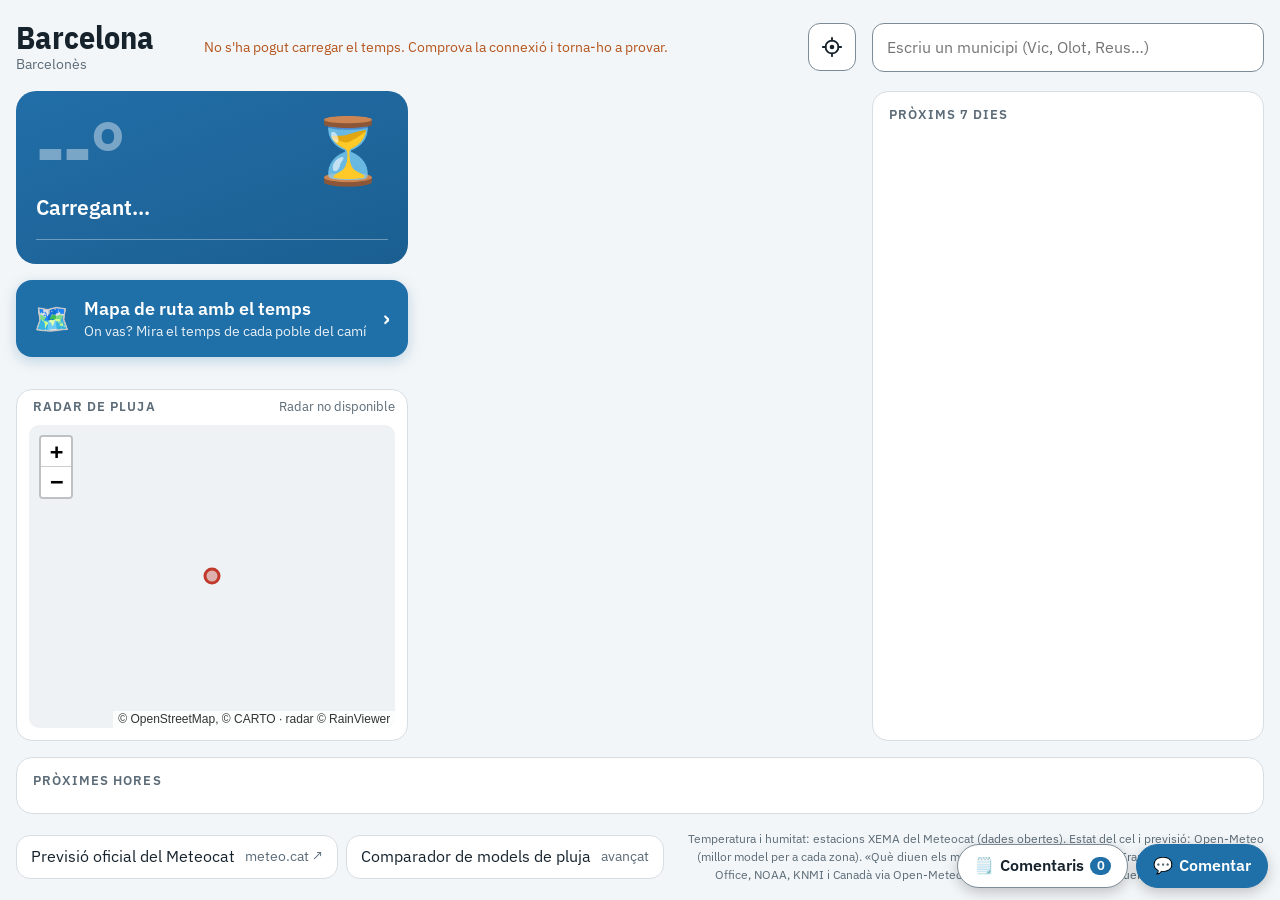
<file: revisio/index.html>
<!doctype html>
<html lang="ca">
<head>
<meta charset="utf-8">
<meta name="viewport" content="width=device-width, initial-scale=1">
<meta name="robots" content="noindex">
<title>Revisió</title>
<link rel="preconnect" href="https://fonts.googleapis.com">
<link rel="stylesheet" href="https://fonts.googleapis.com/css2?family=IBM+Plex+Sans:wght@400;500;600&display=swap">
<link rel="stylesheet" href="revisio.css">
</head>
<body>
<!-- Còpia per revisar index.html: mostra l'original tal qual i hi afegeix els comentaris (revisio.js). -->
<script src="revisio.js" data-pagina="index.html"></script>
</body>
</html>
</file>
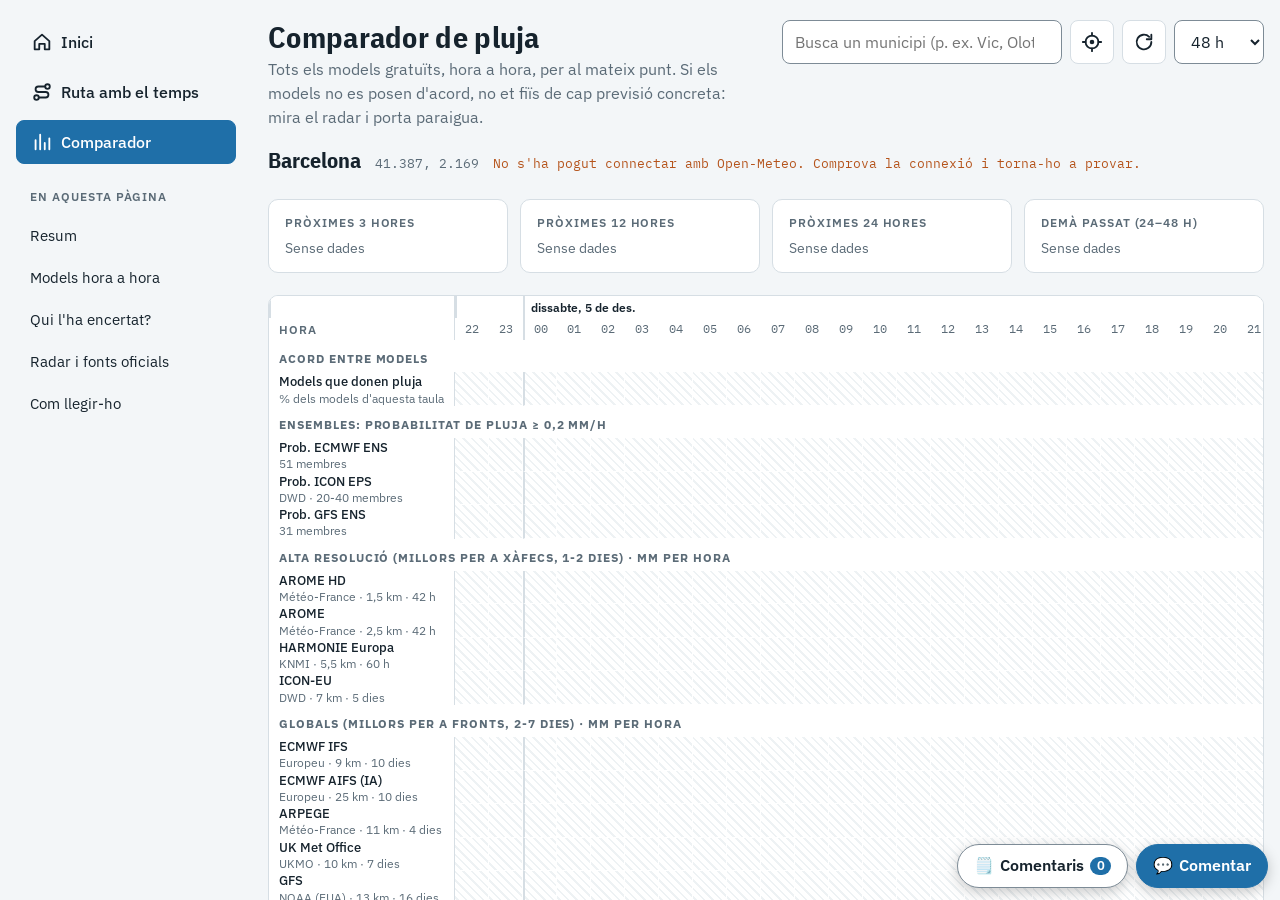
<file: revisio/comparador.html>
<!doctype html>
<html lang="ca">
<head>
<meta charset="utf-8">
<meta name="viewport" content="width=device-width, initial-scale=1">
<meta name="robots" content="noindex">
<title>Revisió</title>
<link rel="preconnect" href="https://fonts.googleapis.com">
<link rel="stylesheet" href="https://fonts.googleapis.com/css2?family=IBM+Plex+Sans:wght@400;500;600&display=swap">
<link rel="stylesheet" href="revisio.css">
</head>
<body>
<!-- Còpia per revisar comparador.html: mostra l'original tal qual i hi afegeix els comentaris (revisio.js). -->
<script src="revisio.js" data-pagina="comparador.html"></script>
</body>
</html>
</file>
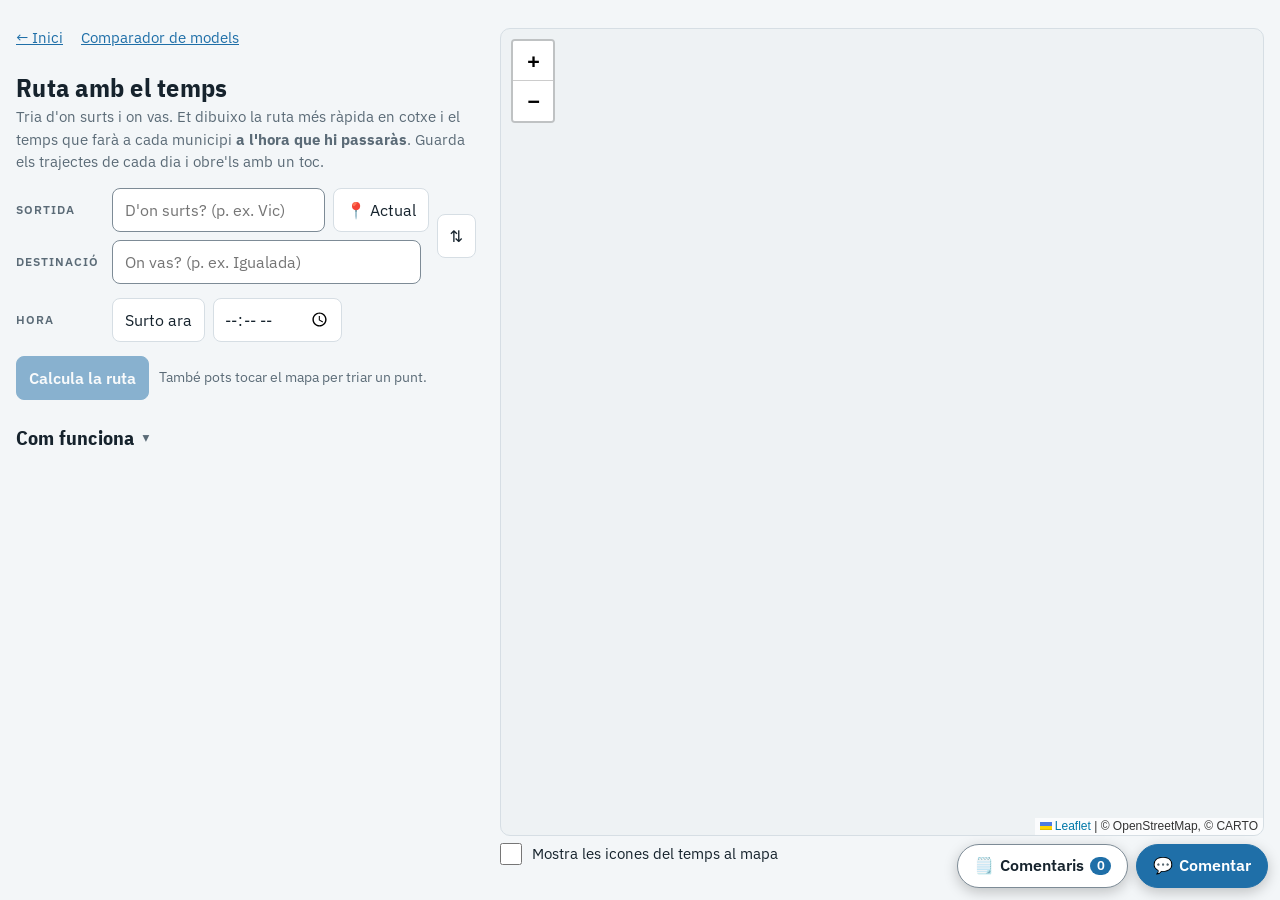
<file: revisio/ruta.html>
<!doctype html>
<html lang="ca">
<head>
<meta charset="utf-8">
<meta name="viewport" content="width=device-width, initial-scale=1">
<meta name="robots" content="noindex">
<title>Revisió</title>
<link rel="preconnect" href="https://fonts.googleapis.com">
<link rel="stylesheet" href="https://fonts.googleapis.com/css2?family=IBM+Plex+Sans:wght@400;500;600&display=swap">
<link rel="stylesheet" href="revisio.css">
</head>
<body>
<!-- Còpia per revisar ruta.html: mostra l'original tal qual i hi afegeix els comentaris (revisio.js). -->
<script src="revisio.js" data-pagina="ruta.html"></script>
</body>
</html>
</file>
<file: revisio/revisio.css>
/* Mode revisió: barra flotant, editor i llista de comentaris. Mateixos tokens que les pàgines. */
:root {
  --bg: #f3f6f8; --surface: #ffffff; --fg: #16232d; --muted: #5b6b77; --line: #d6dee4; --field: #7d8b96;
  --accent: #1f6fa8; --accent-fg: #ffffff; --warn: #b5541c;
  --f-body: "IBM Plex Sans", system-ui, -apple-system, "Segoe UI", sans-serif;
  color-scheme: light;
}
@media (prefers-color-scheme: dark) {
  :root:not([data-theme="light"]) {
    --bg: #0f171d; --surface: #16212a; --fg: #e3ebf0; --muted: #91a2ae; --line: #2a3943; --field: #5f7380;
    --accent: #6bb3e6; --accent-fg: #0f171d; --warn: #e8935f; color-scheme: dark;
  }
}
:root[data-theme="dark"] {
  --bg: #0f171d; --surface: #16212a; --fg: #e3ebf0; --muted: #91a2ae; --line: #2a3943; --field: #5f7380;
  --accent: #6bb3e6; --accent-fg: #0f171d; --warn: #e8935f; color-scheme: dark;
}
* { box-sizing: border-box; }
[hidden] { display: none !important; }
html, body { margin: 0; height: 100%; overflow: hidden; }
body { background: var(--bg); color: var(--fg); font: 16px/1.45 var(--f-body); }
:focus-visible { outline: 3px solid var(--accent); outline-offset: 2px; }
.sr { position: absolute; width: 1px; height: 1px; overflow: hidden; clip: rect(0 0 0 0); white-space: nowrap; }

#pagina { position: fixed; inset: 0; width: 100%; height: 100%; border: 0; display: block; }

/* Barra flotant */
.rv-bar {
  position: fixed; z-index: 10; right: max(12px, env(safe-area-inset-right, 0px)); bottom: max(12px, env(safe-area-inset-bottom, 0px));
  display: flex; flex-wrap: wrap; justify-content: flex-end; align-items: center; gap: 8px; max-width: calc(100% - 24px);
}
.rv-hint {
  margin: 0; padding: 8px 14px; border-radius: 12px; background: var(--fg); color: var(--bg);
  font-size: .875rem; font-weight: 600; box-shadow: 0 4px 14px rgba(0,0,0,.22);
}
.rv-bar > .rv-hint { flex-basis: auto; }
@media (max-width: 520px) { .rv-bar > .rv-hint { flex-basis: 100%; text-align: center; } }
.rv-btn {
  min-height: 44px; min-width: 44px; padding: 10px 16px; border-radius: 22px; border: 1px solid var(--field);
  background: var(--surface); color: var(--fg); font: 600 1rem/1.2 var(--f-body); cursor: pointer;
  display: inline-flex; align-items: center; justify-content: center; gap: 6px;
}
.rv-bar .rv-btn { box-shadow: 0 4px 14px rgba(0,0,0,.22); }
.rv-primary { background: var(--accent); color: var(--accent-fg); border-color: var(--accent); }
.rv-primary[aria-pressed="true"] { box-shadow: 0 0 0 3px var(--surface), 0 0 0 6px var(--accent); }
.rv-danger { color: var(--warn); border-color: var(--warn); }
.rv-small { min-height: 40px; padding: 8px 12px; font-size: .875rem; border-radius: 20px; }
.rv-icon { width: 44px; padding: 0; }
.rv-badge { min-width: 1.6em; padding: 1px 6px; border-radius: 999px; background: var(--accent); color: var(--accent-fg); font-size: .8125rem; text-align: center; }
@media (hover: hover) {
  .rv-btn:hover { border-color: var(--accent); }
}
@media (max-width: 420px) { .rv-lab { display: none; } }
@media (hover: none) { .rv-kbd { display: none; } }

/* Fulls (editor i llista): a baix al mòbil, al centre / al costat a l'escriptori */
.rv-sheet {
  border: 1px solid var(--line); background: var(--surface); color: var(--fg); padding: 20px;
  width: 100%; max-width: 100%; margin: auto 0 0; border-radius: 16px 16px 0 0; max-height: 85dvh; overflow: auto;
  padding-bottom: max(20px, env(safe-area-inset-bottom, 0px));
}
.rv-sheet::backdrop { background: rgba(10, 20, 28, .25); }
@media (min-width: 700px) {
  .rv-sheet { width: 480px; margin: auto; border-radius: 16px; box-shadow: 0 16px 48px rgba(0,0,0,.25); }
  .rv-side { margin: 0 0 0 auto; height: 100dvh; max-height: 100dvh; width: 420px; border-radius: 0; }
}
@media (prefers-reduced-motion: no-preference) {
  .rv-sheet[open] { animation: rv-in .18s ease-out; }
  @keyframes rv-in { from { opacity: 0; transform: translateY(12px); } }
}
.rv-sheet h2 { margin: 0 0 12px; font-size: 1.25rem; }
.rv-sheet h3 { margin: 20px 0 4px; font-size: 1rem; }
.rv-head { display: flex; align-items: center; justify-content: space-between; gap: 8px; }
.rv-head h2 { margin: 0; }
.rv-muted { color: var(--muted); font-size: .875rem; }
.rv-target { display: flex; gap: 8px; align-items: flex-start; justify-content: space-between; padding: 10px 12px; border-radius: 10px; background: var(--bg); margin-bottom: 14px; }
.rv-target p { margin: 0; min-width: 0; overflow-wrap: anywhere; font-size: .875rem; }
.rv-target code { font-size: .8125rem; }
.rv-target .rv-btn { flex: none; }
label[for="rv-text"] { display: block; font-weight: 600; margin-bottom: 6px; }
textarea {
  width: 100%; min-height: 110px; padding: 12px 14px; border: 1px solid var(--field); border-radius: 12px;
  background: var(--surface); color: var(--fg); font: inherit; resize: vertical;
}
.rv-actions { display: flex; gap: 8px; align-items: center; margin-top: 14px; }
.rv-wrap { flex-wrap: wrap; }
.rv-sp { flex: 1; }

#rv-items { list-style: none; margin: 12px 0 0; padding: 0; display: grid; gap: 8px; }
.rv-open {
  width: 100%; min-height: 44px; display: flex; gap: 10px; align-items: flex-start; text-align: left; padding: 10px 12px;
  border: 1px solid var(--line); border-radius: 12px; background: var(--surface); color: var(--fg); font: inherit; cursor: pointer;
}
@media (hover: hover) { .rv-open:hover { border-color: var(--accent); } }
.rv-n { flex: none; min-width: 26px; height: 26px; border-radius: 13px; background: var(--accent); color: var(--accent-fg); display: grid; place-items: center; font-weight: 600; font-size: .8125rem; }
.rv-body { display: grid; gap: 2px; min-width: 0; }
.rv-c { white-space: pre-wrap; overflow-wrap: anywhere; }
.rv-body .rv-muted { overflow-wrap: anywhere; }
#rv-others a { color: var(--accent); }
</file>
